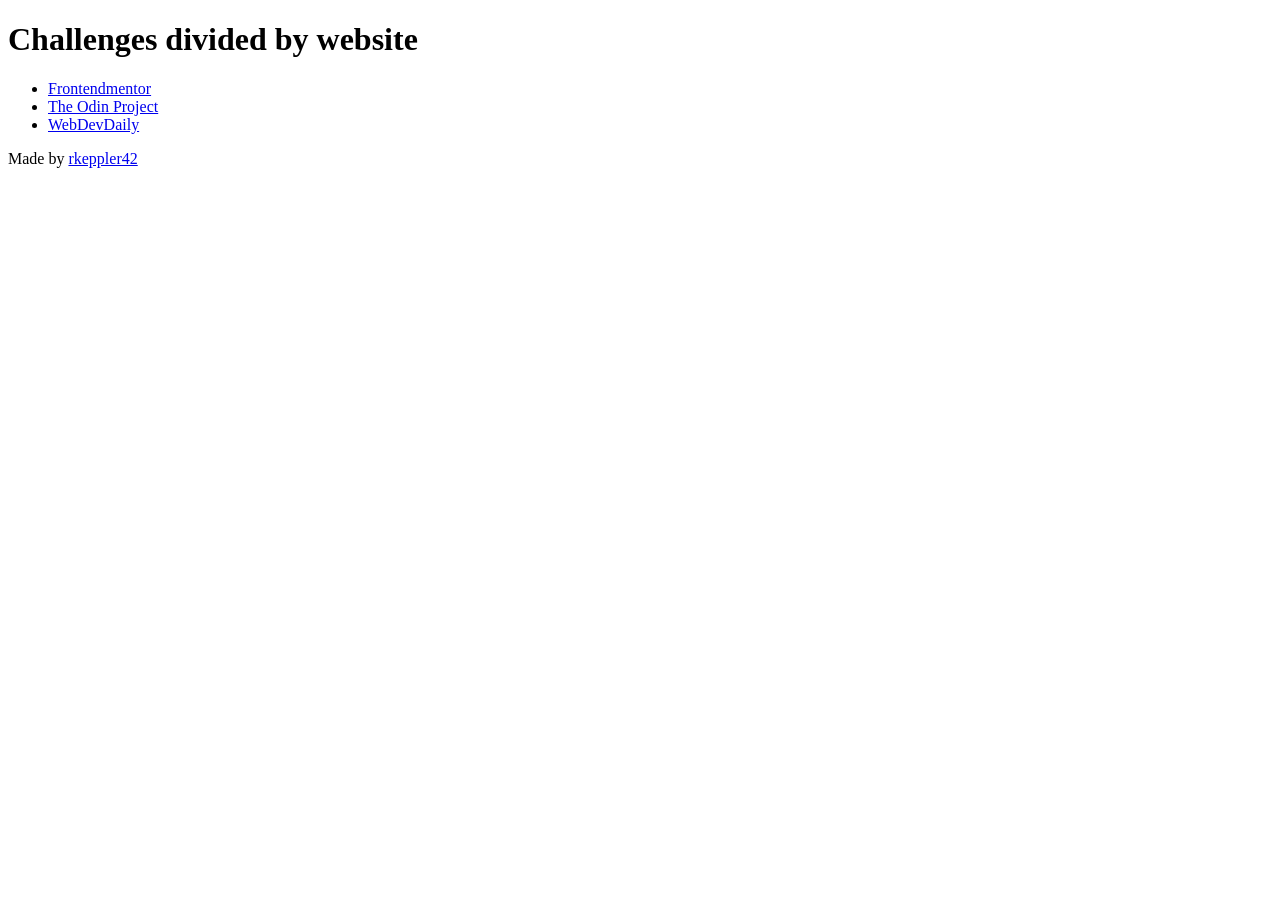
<file: index.html>
<!doctype html>
<html lang="en">
  <head>
    <meta charset="UTF-8" />
    <meta name="viewport" content="width=device-width, initial-scale=1.0" />
    <title>Frontend Challenges</title>
  </head>
  <body>
    <h1>Challenges divided by website</h1>
    <ul>
      <li>
        <a href="./frontendmentor/index.html">Frontendmentor</a>
      </li>
      <li><a href="./theodinproject/index.html">The Odin Project</a></li>
      <li><a href="./webdevdaily/index.html">WebDevDaily</a></li>
    </ul>
  </body>
  <footer>
    <p>Made by <a href="https://github.com/rkeppler42">rkeppler42</a></p>
  </footer>
</html>
</file>
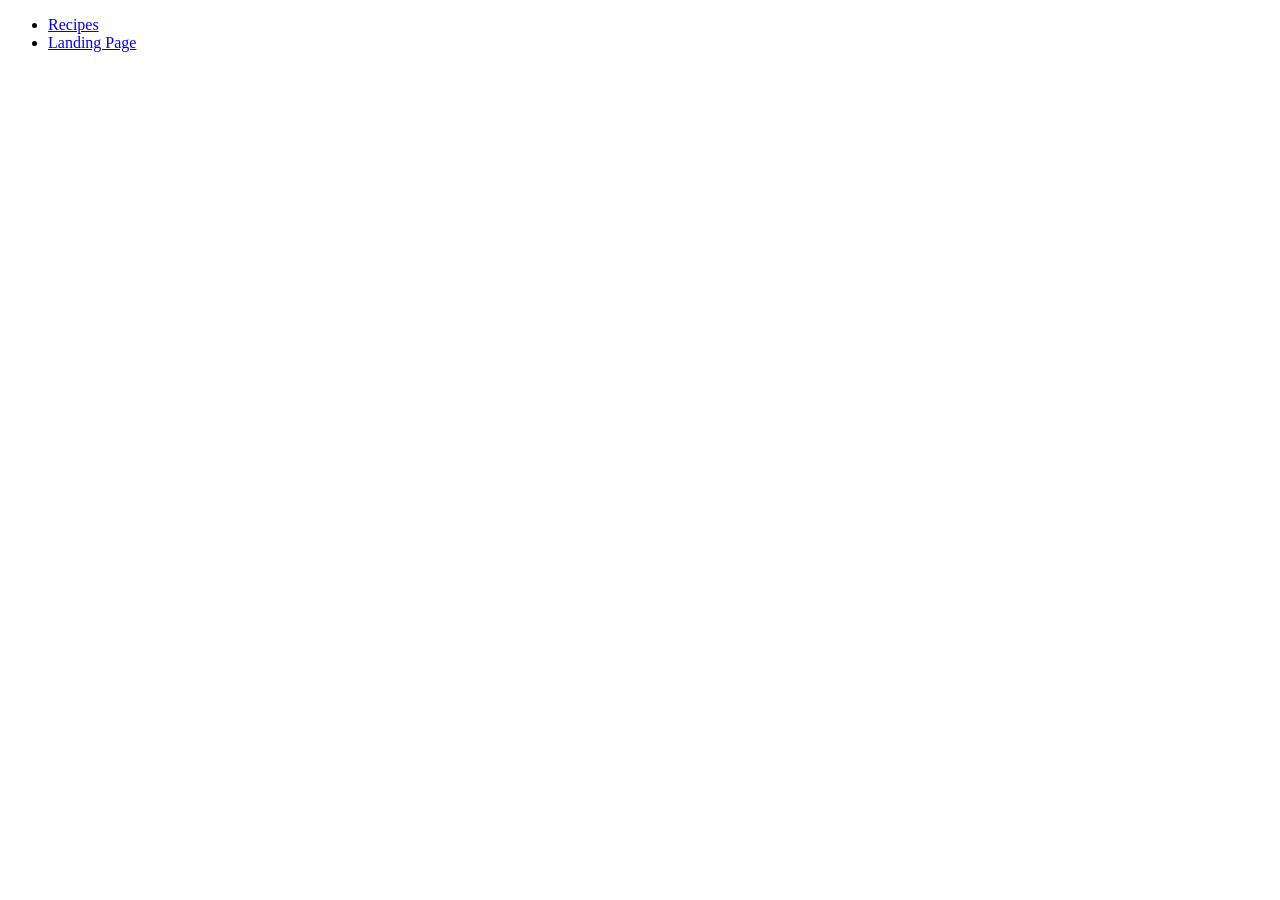
<file: theodinproject/index.html>
<!doctype html>
<html lang="en">
  <head>
    <meta charset="UTF-8" />
    <meta name="viewport" content="width=device-width, initial-scale=1.0" />
    <title>Odin Project</title>
  </head>
  <body>
    <ul>
      <li><a href="/theodinproject/01-recipes/index.html">Recipes</a></li>
      <li>
        <a href="/theodinproject/02-landing-page/index.html">Landing Page</a>
      </li>
    </ul>
  </body>
</html>
</file>
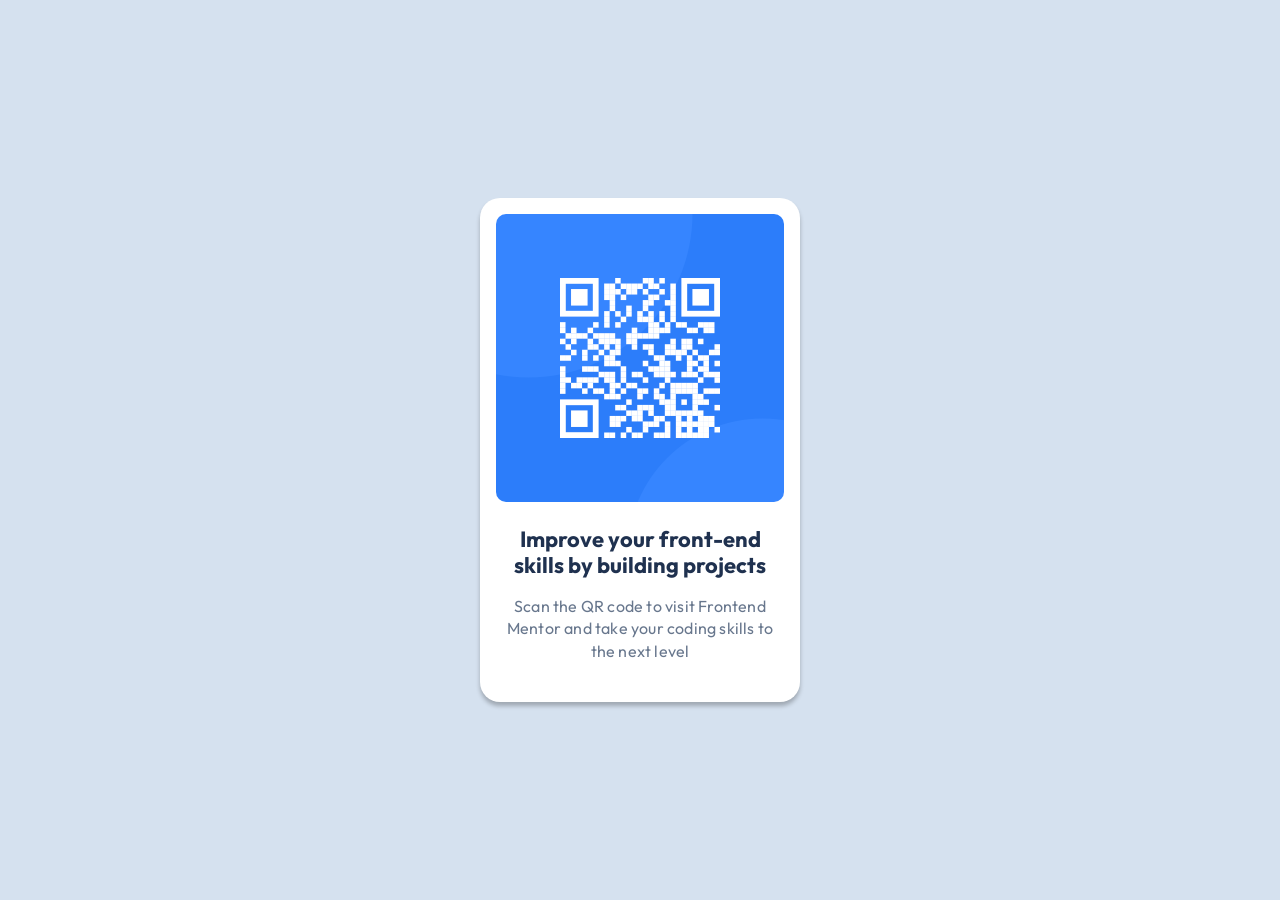
<file: frontendmentor/01-qr-code-component/index.html>
<!doctype html>
<html lang="en">
  <head>
    <meta charset="UTF-8" />
    <meta name="viewport" content="width=device-width, initial-scale=1.0" />
    <title>QR Code Component</title>
    <link rel="preconnect" href="https://fonts.googleapis.com" />
    <link rel="preconnect" href="https://fonts.gstatic.com" crossorigin />
    <link
      href="https://fonts.googleapis.com/css2?family=Outfit:wght@100..900&display=swap"
      rel="stylesheet"
    />
    <link rel="stylesheet" href="style.css" />
  </head>
  <body>
    <main class="main">
      <div class="card">
        <img
          src="imgs/image-qr-code.png"
          alt="A QR Code taking to the Frontend Mentor website"
          class="card__image"
          width="288"
          height="288"
        />
        <div class="card__content">
          <h1 class="card__title">
            Improve your front-end skills by building projects
          </h1>
          <p class="card__text">
            Scan the QR code to visit Frontend Mentor and take your coding
            skills to the next level
          </p>
        </div>
      </div>
    </main>
  </body>
</html>
</file>
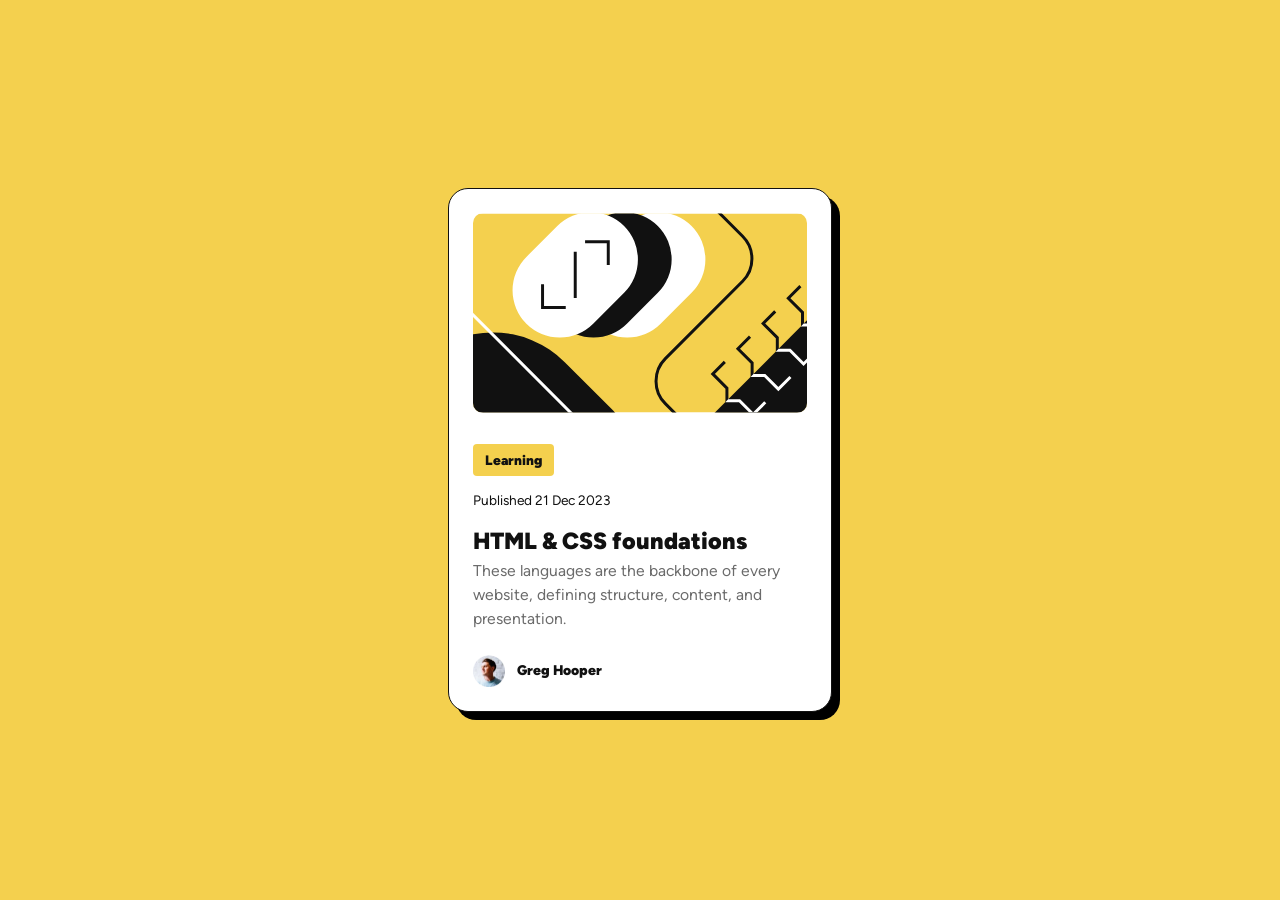
<file: frontendmentor/02-blog-preview-card/index.html>
<!doctype html>
<html lang="en">
  <head>
    <meta charset="UTF-8" />
    <meta name="viewport" content="width=device-width, initial-scale=1.0" />
    <title>Blog Preview Card</title>
    <link rel="stylesheet" href="style.css" />
  </head>
  <body>
    <article class="card">
      <img
        class="card__img"
        src="imgs/illustration-article.svg"
        alt="An illustration representing programming code"
      />
      <p class="card__category">Learning</p>
      <p class="card__date">
        Published <time datetime="2023-12-21">21 Dec 2023</time>
      </p>
      <h1 class="card__title">HTML & CSS foundations</h1>
      <p class="card__description">
        These languages are the backbone of every website, defining structure,
        content, and presentation.
      </p>
      <div class="card__signature">
        <img
          src="imgs/image-avatar.webp"
          alt="A photo of Greg Hooper looking right"
          class="card__profile-picture"
        />
        <p class="card__author">Greg Hooper</p>
      </div>
    </article>
  </body>
</html>
</file>
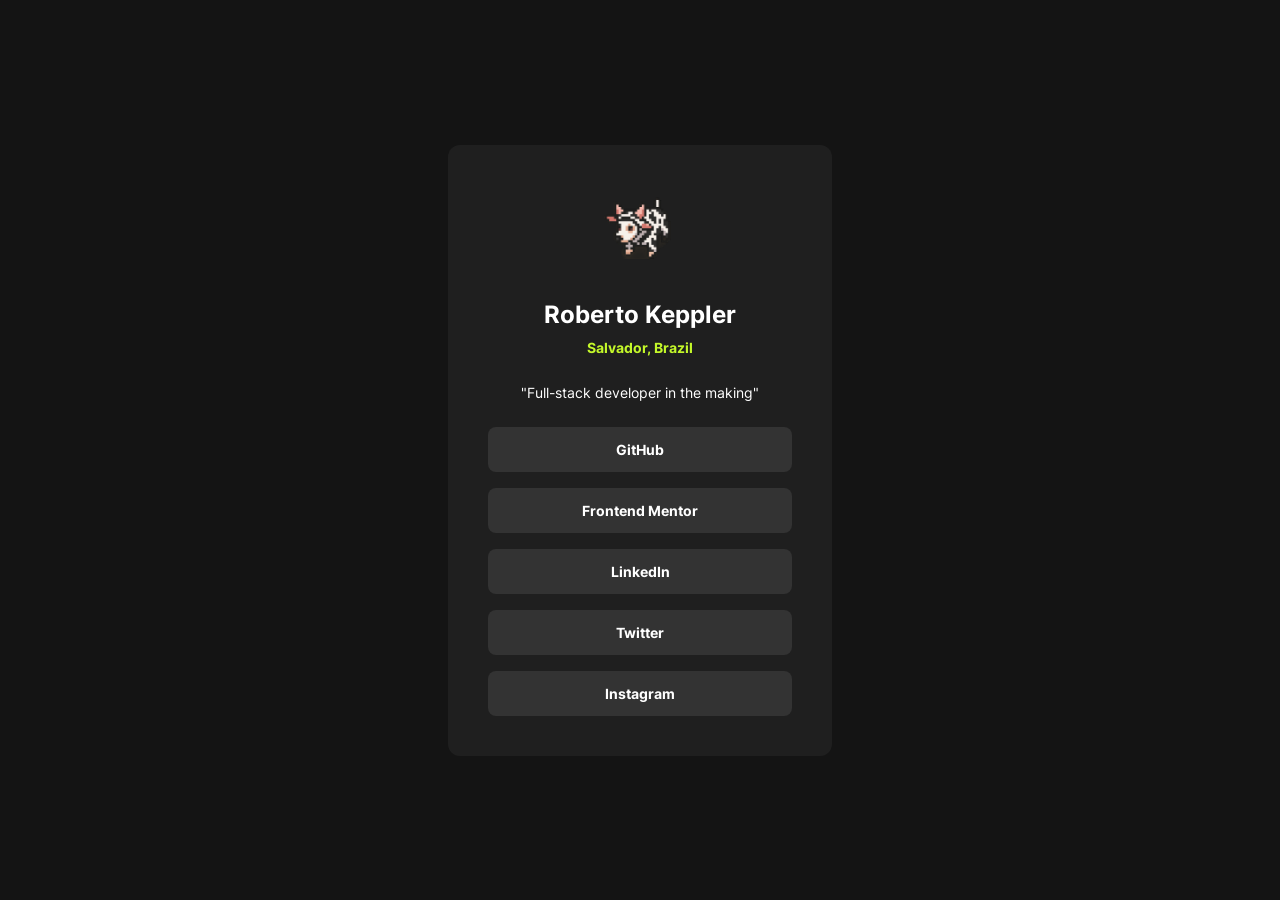
<file: frontendmentor/03-social-links-profile/index.html>
<!doctype html>
<html lang="en">
  <head>
    <meta charset="UTF-8" />
    <meta name="viewport" content="width=device-width, initial-scale=1.0" />
    <title>Social Links Profile</title>
    <link rel="stylesheet" href="styles/style.css" />
  </head>
  <body>
    <article class="card">
      <img
        src="imgs/zoe-profile-picture.png"
        alt="A picture of a pixelated dog wearing a cow shirt"
        class="card__img"
      />
      <h1 class="card__name">Roberto Keppler</h1>
      <p class="card__location">Salvador, Brazil</p>
      <p class="card__description">"Full-stack developer in the making"</p>
      <ul class="card__links">
        <li class="card__link">
          <a
            href="https://github.com/rkeppler42"
            target="_blank"
            rel="noopener noreferrer"
            class="card__link-anchor"
            >GitHub</a
          >
        </li>
        <li class="card__link">
          <a
            href="https://www.frontendmentor.io/profile/rkeppler42"
            class="card__link-anchor"
            target="_blank"
            rel="noopener noreferrer"
            >Frontend Mentor</a
          >
        </li>
        <li class="card__link">
          <a
            href="https://www.linkedin.com/in/rkeppler42/"
            class="card__link-anchor"
            target="_blank"
            rel="noopener noreferrer"
            >LinkedIn</a
          >
        </li>
        <li class="card__link">
          <a
            href="#"
            class="card__link-anchor"
            target="_blank"
            rel="noopener noreferrer"
            >Twitter</a
          >
        </li>
        <li class="card__link">
          <a
            href="#"
            class="card__link-anchor"
            target="_blank"
            rel="noopener noreferrer"
            >Instagram</a
          >
        </li>
      </ul>
    </article>
  </body>
</html>
</file>
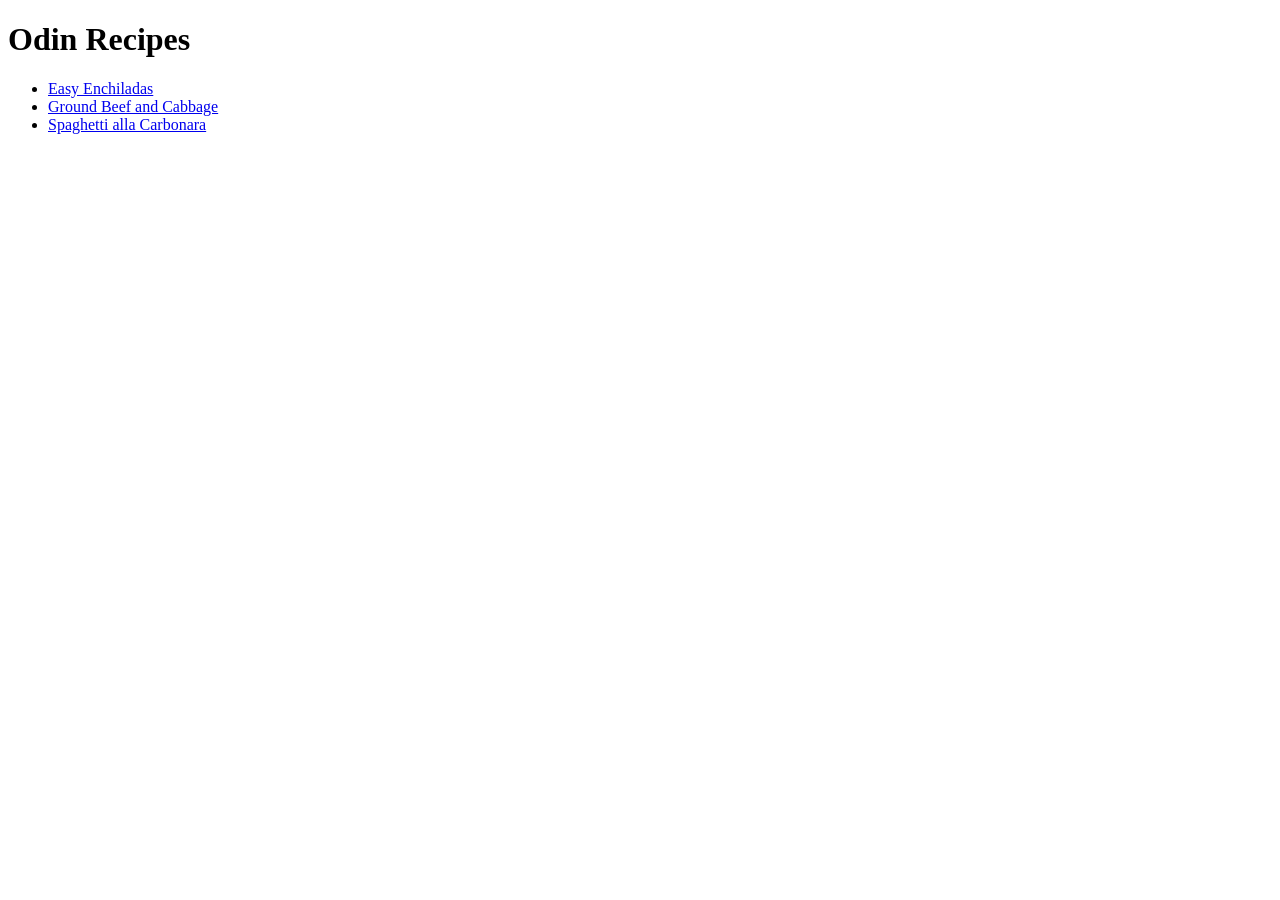
<file: theodinproject/01-recipes/index.html>
<!doctype html>
<html lang="en">
  <head>
    <meta charset="UTF-8" />
    <meta name="viewport" content="width=device-width, initial-scale=1.0" />
    <title>Odin Recipes</title>
  </head>
  <body>
    <h1>Odin Recipes</h1>
    <ul>
      <li><a href="./recipes/easy-enchiladas.html">Easy Enchiladas</a></li>
      <li>
        <a href="./recipes/ground-beef-and-cabbage.html"
          >Ground Beef and Cabbage</a
        >
      </li>
      <li>
        <a href="recipes/spaghetti-alla-carbonara.html"
          >Spaghetti alla Carbonara</a
        >
      </li>
    </ul>
  </body>
</html>
</file>
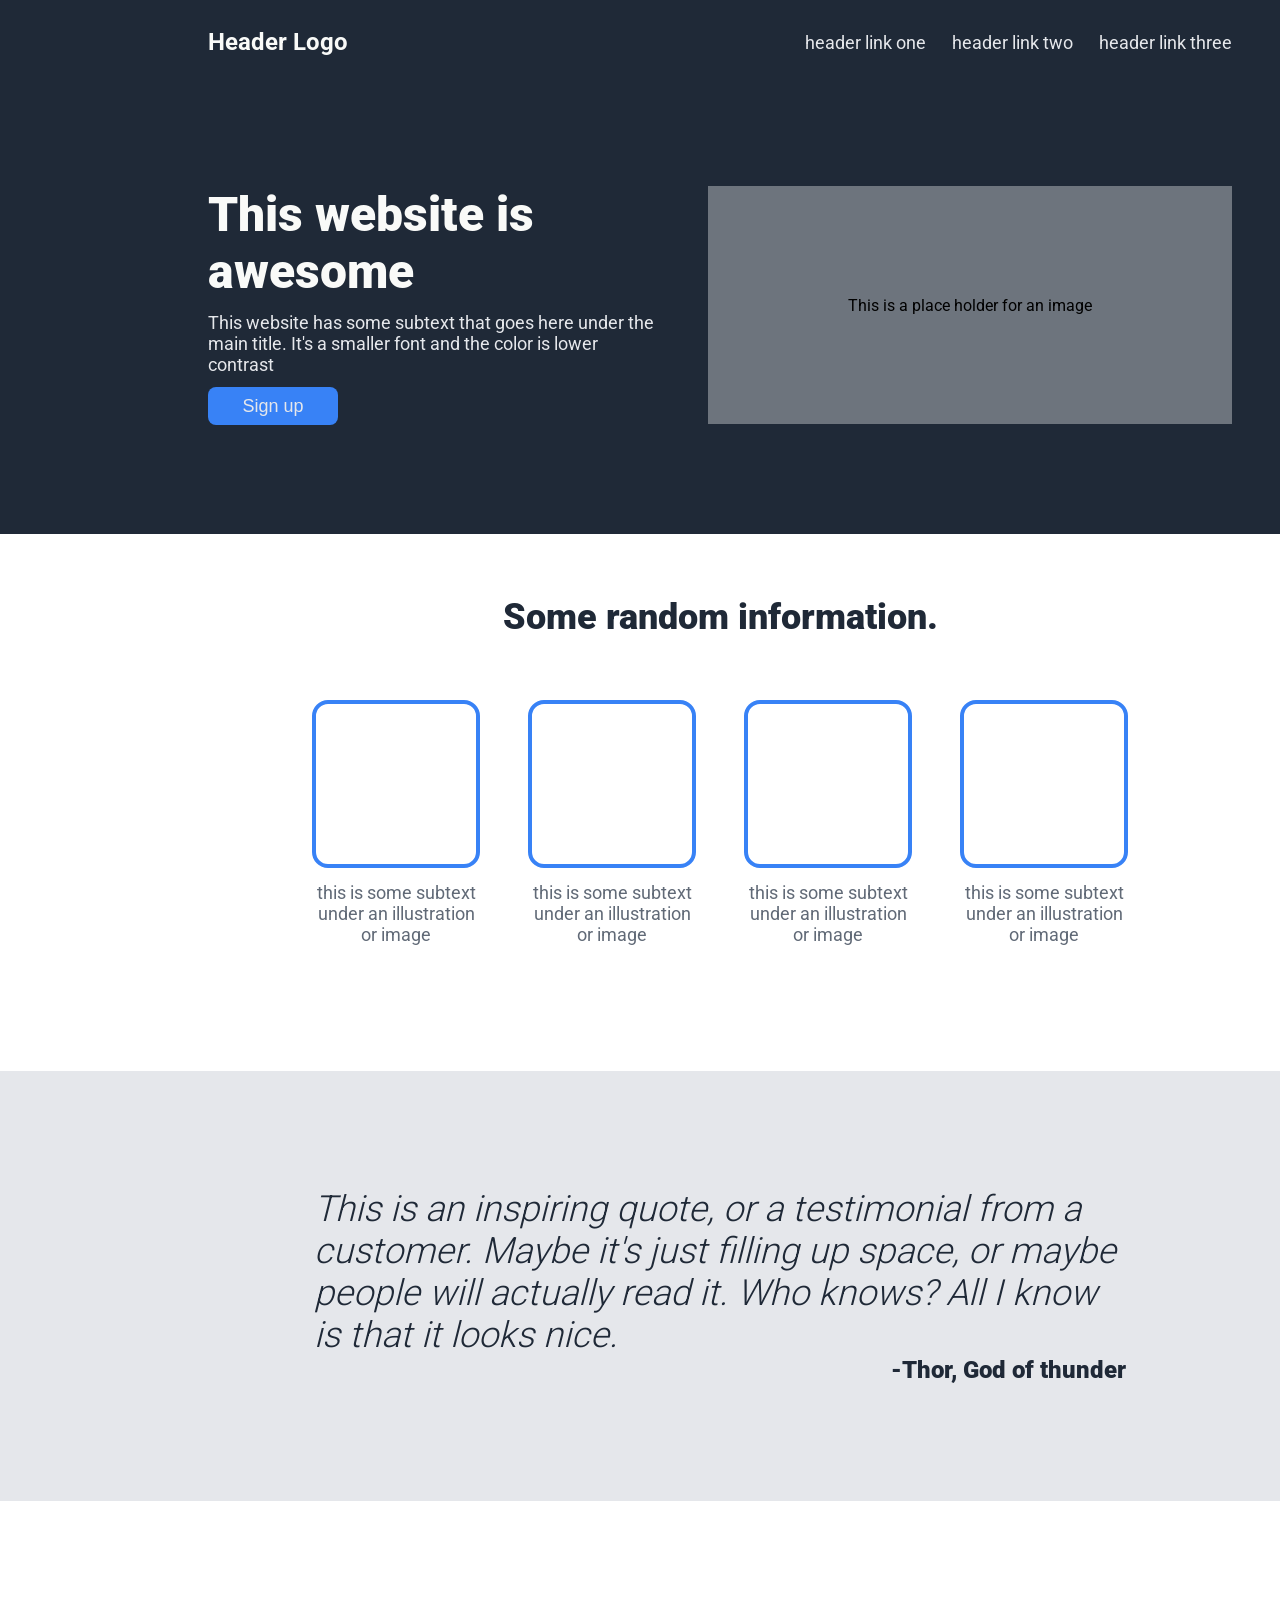
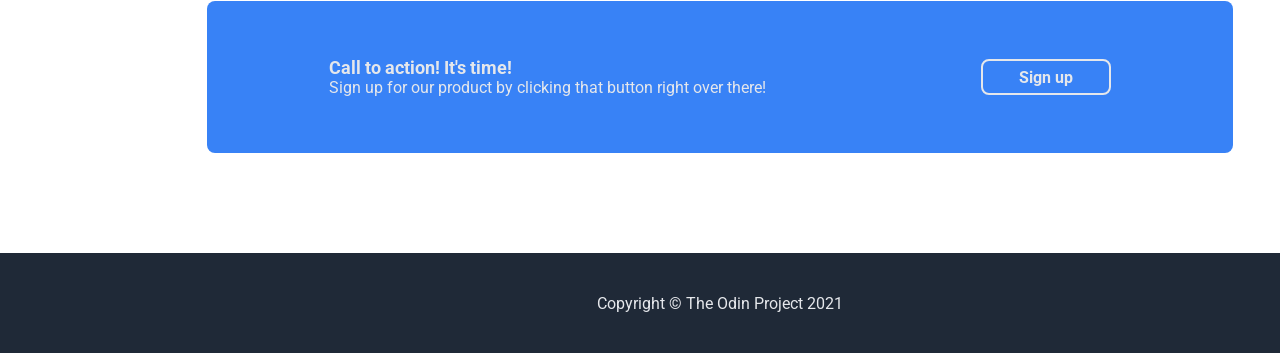
<file: theodinproject/02-landing-page/index.html>
<!doctype html>
<html lang="en">
  <head>
    <meta charset="UTF-8" />
    <meta name="viewport" content="width=device-width, initial-scale=1.0" />
    <title>Landing Page</title>
    <link rel="stylesheet" href="style.css" />
  </head>
  <body>
    <div class="container">
      <header class="header">
        <div class="logo-links">
          <h2 class="logo-links__logo">Header Logo</h2>
          <nav>
            <ul class="logo-links__links">
              <li><a class="logo-links__link" href="#">header link one</a></li>
              <li><a class="logo-links__link" href="#">header link two</a></li>
              <li>
                <a class="logo-links__link" href="#">header link three</a>
              </li>
            </ul>
          </nav>
        </div>
        <div class="hero">
          <div class="hero__left">
            <h1 class="hero__title">This website is awesome</h1>
            <p class="hero__text">
              This website has some subtext that goes here under the main title.
              It's a smaller font and the color is lower contrast
            </p>
            <button class="hero__button">Sign up</button>
          </div>

          <div class="hero__right">
            <div class="hero__image">This is a place holder for an image</div>
          </div>
        </div>
      </header>
      <main class="main">
        <h2 class="main__header">Some random information.</h2>
        <section class="cards">
          <div class="card">
            <div class="card__img"></div>
            <p class="card__text">
              this is some subtext under an illustration or image
            </p>
          </div>
          <div class="card">
            <div class="card__img"></div>
            <p class="card__text">
              this is some subtext under an illustration or image
            </p>
          </div>
          <div class="card">
            <div class="card__img"></div>
            <p class="card__text">
              this is some subtext under an illustration or image
            </p>
          </div>
          <div class="card">
            <div class="card__img"></div>
            <p class="card__text">
              this is some subtext under an illustration or image
            </p>
          </div>
        </section>
        <section class="quote">
          <div class="quote__container">
            <p class="quote__phrase">
              This is an inspiring quote, or a testimonial from a customer.
              Maybe it's just filling up space, or maybe people will actually
              read it. Who knows? All I know is that it looks nice.
            </p>
            <p class="quote__author">-Thor, God of thunder</p>
          </div>
        </section>
        <section class="call-to-action">
          <div class="call-to-action__container">
            <div class="call-to-action__text">
              <p class="call-to-action__header">Call to action! It's time!</p>
              <p class="call-to-action__phrase">
                Sign up for our product by clicking that button right over
                there!
              </p>
            </div>
            <div class="call-to-action__button-container">
              <button class="call-to-action__button">Sign up</button>
            </div>
          </div>
        </section>
      </main>
      <footer class="footer">
        <p class="footer__phrase">Copyright &copy; The Odin Project 2021</p>
      </footer>
    </div>
  </body>
</html>
</file>
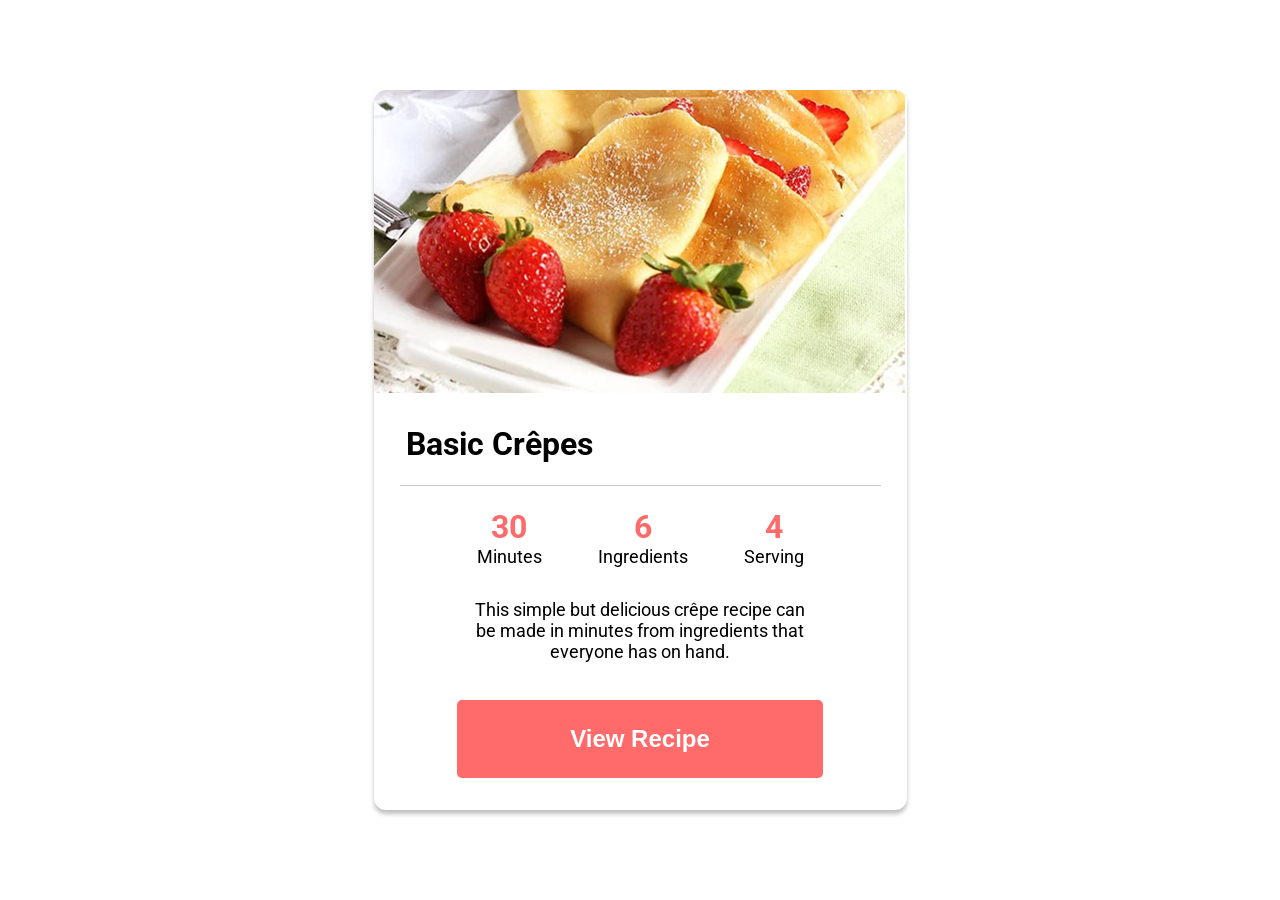
<file: webdevdaily/01-recipe-card/index.html>
<!doctype html>
<html lang="en">
  <head>
    <meta charset="UTF-8" />
    <meta name="viewport" content="width=device-width, initial-scale=1.0" />
    <title>Basic Crêpes</title>
    <link rel="stylesheet" href="./style.css" />
  </head>
  <body>
    <main>
      <article class="card">
        <div class="card__border">
          <img
            src="./imgs/basic-crepes.png"
            alt="A crêpe with strawberries"
            class="card__img"
          />
          <h1 class="card__heading">Basic Crêpes</h1>
          <hr class="card__divider" />
          <section class="card__stats">
            <dl class="card__stat">
              <dd class="card__number">30</dd>
              <dt class="card__label">Minutes</dt>
            </dl>
            <dl class="card__stat">
              <dd class="card__number">6</dd>
              <dt class="card__label">Ingredients</dt>
            </dl>
            <dl class="card__stat">
              <dd class="card__number">4</dd>
              <dt class="card__label">Serving</dt>
            </dl>
          </section>
          <p class="card__description">
            This simple but delicious crêpe recipe can be made in minutes from
            ingredients that everyone has on hand.
          </p>
          <button class="card__button">View Recipe</button>
        </div>
      </article>
    </main>
  </body>
</html>
</file>
<file: frontendmentor/01-qr-code-component/style.css>
* {
  padding: 0;
  margin: 0;
  box-sizing: border-box;
}

body {
  background-color: #d5e1ef;
  display: flex;
  justify-content: center;
  align-items: center;
  min-height: 100vh;
  font-family: Outfit, sans-serif;
  text-align: center;
}

.card {
  width: 20rem;
  background-color: #fff;
  display: flex;
  flex-direction: column;
  align-items: center;
  border-radius: 1.25rem;
  padding: 1rem 1rem 2.5rem 1rem;
  gap: 1.5rem;
  box-shadow: 0 0.25rem 0.25rem 0 rgba(0, 0, 0, 0.25);
}

.card__image {
  width: 18rem;
  height: 18rem;

  border-radius: 0.625rem;
}

.card__title {
  font-size: 1.375rem;
  line-height: 120%;
  letter-spacing: 0;
  margin-bottom: 1rem;
  color: #1f314f;
}

.card__text {
  font-size: 1rem;
  line-height: 140%;
  letter-spacing: 0.0125rem;
  font-weight: 400;
  color: #68778d;
}
</file>
<file: frontendmentor/02-blog-preview-card/style.css>
@font-face {
  font-family: Figtree;
  src: url(fonts/Figtree-VariableFont_wght.ttf) format("truetype");
  font-weight: 100 900;
}

* {
  margin: 0;
  padding: 0;
  box-sizing: border-box;
}

body {
  background-color: #f4d04e;
  padding: 1.5rem;
  display: flex;
  justify-content: center;
  align-items: center;
  min-height: 100vh;
  font-family: Figtree, sans-serif;
  color: #111;
  line-height: 150%;
}

.card {
  width: 100%;
  max-width: 24rem;
  background-color: #fff;
  padding: 1.5rem;
  border-radius: 1.25rem;
  box-shadow: 0.5rem 0.5rem #000;
  border: #111 solid 1px;
}

.card__img {
  width: 100%;
  margin-bottom: 1.5rem;
  border-radius: 0.625rem;
}

.card__category {
  font-size: clamp(0.75rem, 0.706rem + 0.1878vw, 0.875rem);
  font-weight: 900;
  padding: 0.25rem 0.75rem;
  background-color: #f4d04e;
  border-radius: 0.25rem;
  margin-bottom: 0.75rem;
  width: fit-content;
}

.card__date {
  font-size: clamp(0.75rem, 0.706rem + 0.1878vw, 0.875rem);
  margin-bottom: 0.75rem;
}

.card__title {
  font-size: clamp(1.25rem, 1.162rem + 0.3756vw, 1.5rem);
  font-weight: 900;
  line-height: 150%;
}

.card__description {
  color: #6b6b6b;
  font-size: clamp(0.875rem, 0.831rem + 0.1878vw, 1rem);
  margin-bottom: 1.5rem;
}

.card__signature {
  display: flex;
  align-items: center;
  gap: 0.75rem;
}

.card__profile-picture {
  width: 2rem;
  height: 2rem;
}

.card__author {
  font-size: 0.875rem;
  font-weight: 900;
}

.card__img:hover,
.card__category:hover,
.card__title:hover,
.card__profile-picture:hover,
.card__author:hover {
  cursor: pointer;
}

.card__title:hover {
  color: #f4d04e;
}
</file>
<file: frontendmentor/03-social-links-profile/styles/style.css>
@font-face {
  font-family: Inter;
  src: url(../fonts/Inter-VariableFont.ttf);
  font-weight: 100 900;
}

:root {
  --grey-900: #141414;
  --grey-800: #1f1f1f;
  --grey-700: #333333;
  --green: #c4f82a;
  --white: #ffffff;
  --text-preset-1: 700 24px/150% "Inter", sans-serif;
  --text-preset-2: 400 14px/150% "Inter", sans-serif;
  --text-preset-2-bold: 700 14px/150% "Inter", sans-serif;
  --letter-spacing: 0;
  --spacing-500: 2.5rem;
  --spacing-300: 1.5rem;
  --spacing-200: 1rem;
  --spacing-150: 0.75rem;
  --spacing-100: 0.5rem;
  --spacing-50: 0.25rem;
}

* {
  padding: 0;
  margin: 0;
  box-sizing: border-box;
}

body {
  background-color: var(--grey-900);
  min-height: 100vh;
  display: flex;
  justify-content: center;
  align-items: center;
  color: var(--white);
  letter-spacing: var(--letter-spacing);
}

.card {
  width: 20.4375rem;
  background-color: var(--grey-800);
  border-radius: var(--spacing-150);
  padding: var(--spacing-300);
  display: flex;
  flex-direction: column;
  align-items: center;
}

.card__img {
  width: 5.5rem;
  height: 5.5rem;
  margin-bottom: var(--spacing-300);
}

.card__name {
  font: var(--text-preset-1);
  margin-bottom: var(--spacing-50);
}

.card__location {
  font: var(--text-preset-2-bold);
  color: var(--green);
  margin-bottom: var(--spacing-300);
}

.card__description {
  font: var(--text-preset-2);
  margin-bottom: var(--spacing-300);
}

.card__links {
  list-style: none;
  display: flex;
  flex-direction: column;
  gap: var(--spacing-200);
  width: 100%;
}

.card__link {
  width: 100%;
  height: 2.8125rem;
  background-color: var(--grey-700);
  border-radius: var(--spacing-100);
}

.card__link-anchor {
  color: var(--white);
  text-decoration: none;
  font: var(--text-preset-2-bold);
  width: 100%;
  height: 100%;
  display: flex;
  justify-content: center;
  align-items: center;
}

@media (min-width: 48rem) {
  .card {
    width: 24rem;
    padding: var(--spacing-500);
  }
}
</file>
<file: theodinproject/02-landing-page/style.css>
@font-face {
  font-family: Roboto;
  src: url(fonts/Roboto.ttf);
}

* {
  margin: 0;
  padding: 0;
  box-sizing: border-box;
}

body {
  background-color: #1f1f1f;
  font-family: Roboto, sans-serif;
}

.container {
  width: 1440px;
  margin: 0 auto;
  min-height: 1912px;
}

.header {
  height: 534px;
  padding: 28px 208px;
}

.header,
.footer {
  background-color: #1f2937;
}

.logo-links {
  display: flex;
  justify-content: space-between;
  align-items: center;
  margin-bottom: 130px;
}

.logo-links__logo {
  font-size: 24px;
  color: #f9faf8;
}

.logo-links__links {
  list-style: none;
  display: flex;
  gap: 26px;
}

.logo-links__link:link,
.logo-links__link:visited {
  color: #e5e7eb;
  text-decoration: none;
  font-size: 18px;
}

.hero {
  display: flex;
  gap: 52px;
}

.hero__title {
  font-size: 48px;
  color: #f9faf8;
  margin-bottom: 12px;
  font-weight: 900;
}

.hero__text {
  font-size: 18px;
  color: #e5e7eb;
  margin-bottom: 12px;
}

.hero__button {
  width: 130px;
  height: 38px;
  border-radius: 8px;
  border: 0;
  background-color: #3882f6;
  font-size: 18px;
  color: #e5e7eb;
}

.hero__button:hover,
.call-to-action__button:hover {
  cursor: pointer;
}

.hero__image {
  width: 524px;
  height: 238px;
  background-color: #6d747d;
  display: flex;
  justify-content: center;
  align-items: center;
}

.main {
  background-color: #fff;
}

.main__header {
  text-align: center;
  padding: 62px 0;
  font-size: 36px;
  color: #1f2937;
  font-weight: 900;
}

.cards {
  display: flex;
  justify-content: center;
  align-items: center;
  gap: 48px;
  margin-bottom: 126px;
}

.card {
  width: 168px;
}

.card__img {
  width: 168px;
  height: 168px;
  border-radius: 16px;
  border: 4px #3882f6 solid;
  margin-bottom: 14px;
}

.card__text {
  text-align: center;
  font-size: 18px;
  color: #616a77;
}

.quote {
  background-color: #e5e7eb;
  height: 430px;
  display: flex;
  flex-direction: column;
  justify-content: center;
  align-items: center;
  color: #1f2937;
}

.quote__phrase {
  font-size: 36px;
  font-weight: 300;
  font-style: italic;
}

.quote__container {
  width: 812px;
}

.quote__author {
  text-align: right;
  font-size: 24px;
  font-weight: 900;
}

.call-to-action {
  height: 352px;
  display: flex;
  justify-content: center;
  align-items: center;
}

.call-to-action__container {
  height: 152px;
  width: 1026px;
  background-color: #3882f6;
  border-radius: 8px;
  display: flex;
  justify-content: space-between;
  align-items: center;
  padding: 0 122px;
  color: #e5e7eb;
}

.call-to-action__button {
  background-color: transparent;
  height: 36px;
  width: 130px;
  border-radius: 8px;
  border: 2px solid #e5e7eb;
  color: #e5e7eb;
  font-size: 16px;
  font-family: Roboto;
  font-weight: 700;
}

.call-to-action__header {
  font-size: 18px;
  font-weight: 700;
}

.footer {
  height: 100px;
  display: flex;
  justify-content: center;
  align-items: center;
  color: #e5e7eb;
}
</file>
<file: webdevdaily/01-recipe-card/style.css>
@font-face {
  font-family: Roboto;
  src: url(./fonts/Roboto.ttf);
}

* {
  margin: 0;
  padding: 0;
  box-sizing: border-box;
}

body {
  display: flex;
  margin: auto;
  justify-content: center;
  align-items: center;
  height: 100vh;
}

.card {
  width: min(33.3125rem, 90%);
  border-radius: 11.95px;
  box-shadow: 0 4px 4px rgba(0, 0, 0, 0.25);
  font-family: Roboto, sans-serif;
  overflow: hidden;
  margin: 0 auto;
}

.card__border {
  width: 100%;
  height: 100%;
  box-shadow: 0 29.87px 53.76px -29.87px rgba(97, 129, 187, 0.48);
  padding-bottom: 2rem;
}

.card__img {
  width: 100%;
  margin-bottom: 1.75rem;
}

.card__heading {
  margin-left: 2rem;
  margin-bottom: 1.34375rem;
  font-weight: 700;
  font-size: 2rem;
}

.card__divider {
  margin: 0 1.625rem 1.40625rem;
  border: none;
  border-bottom: 0.01rem solid #c8c8c8;
}

.card__stats {
  display: flex;
  justify-content: center;
  gap: 3.5rem;
}

.card__stat {
  display: flex;
  flex-direction: column;
  align-items: center;
  margin-bottom: 2rem;
}

.card__number {
  font-size: 2rem;
  font-weight: 700;
  color: #ff6a6a;
}

.card__label {
  font-size: 1.125rem;
}

.card__description {
  margin: 0 17% 2.375rem;
  font-size: 1.125rem;
  text-align: center;
}

.card__button {
  width: min(22.875rem, 80%);
  height: 4.875rem;
  display: block;
  margin: 0 auto;
  border-radius: 5px;
  border: 0px;
  background-color: #ff6a6a;
  font-size: 1.5rem;
  font-weight: 700;
  color: #fff;
}
</file>
